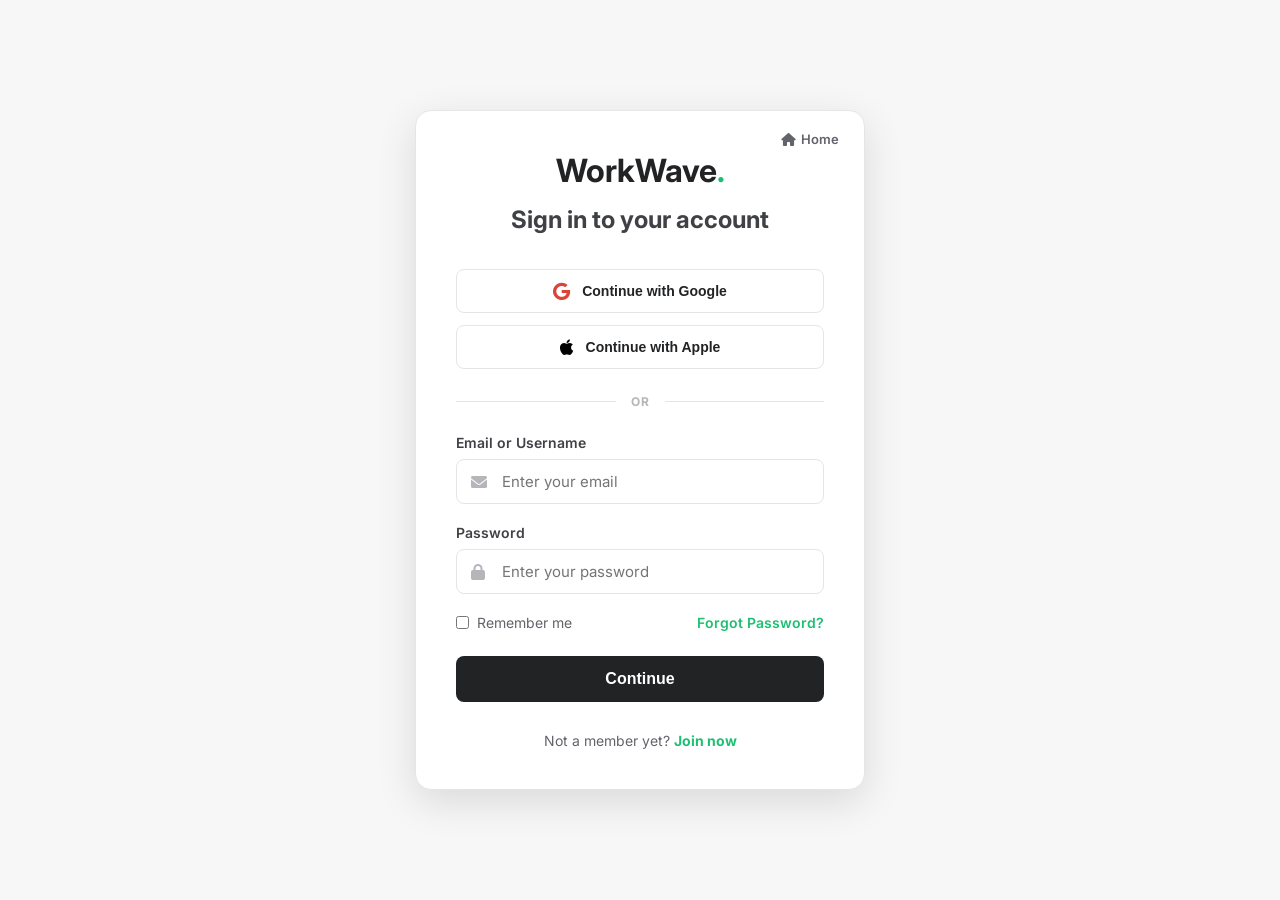
<file: html/login.html>
<!DOCTYPE html>
<html lang="en">
<head>
    <meta charset="UTF-8">
    <meta name="viewport" content="width=device-width, initial-scale=1.0">
    <title>Login | WorkWave</title>
    <link href="https://fonts.googleapis.com/css2?family=Inter:wght@300;400;600;700&display=swap" rel="stylesheet">
    <link rel="stylesheet" href="https://cdnjs.cloudflare.com/ajax/libs/font-awesome/6.0.0/css/all.min.css">
    <style>
        :root {
            --primary: #1dbf73;
            --primary-hover: #19a463;
            --dark: #222325;
            --light-grey: #f7f7f7;
            --border: #e4e5e7;
            --white: #ffffff;
            --text-muted: #62646a;
            --error: #ff4d4d;
            --shadow: 0 12px 40px rgba(0,0,0,0.12);
        }

        * { box-sizing: border-box; margin: 0; padding: 0; }

        body {
            font-family: 'Inter', sans-serif;
            background-color: var(--light-grey);
            color: var(--dark);
            display: flex;
            align-items: center;
            justify-content: center;
            min-height: 100vh;
            padding: 20px;
        }

        .login-container {
            background: var(--white);
            width: 100%;
            max-width: 450px;
            padding: 40px;
            border-radius: 16px;
            box-shadow: var(--shadow);
            border: 1px solid var(--border);
            position: relative; /* Added for home link positioning */
        }

        .home-link {
            position: absolute;
            top: 20px;
            right: 25px;
            text-decoration: none;
            color: var(--text-muted);
            font-size: 13px;
            font-weight: 600;
            transition: 0.2s;
            display: flex;
            align-items: center;
            gap: 5px;
        }

        .home-link:hover {
            color: var(--primary);
        }

        .login-header {
            text-align: center;
            margin-bottom: 35px;
        }

        .logo {
            font-size: 32px;
            font-weight: 700;
            text-decoration: none;
            color: var(--dark);
            display: block;
            margin-bottom: 15px;
        }

        .logo span { color: var(--primary); }

        .login-header h2 {
            font-size: 24px;
            font-weight: 700;
            color: #404145;
        }

        .social-login {
            display: flex;
            flex-direction: column;
            gap: 12px;
            margin-bottom: 25px;
        }

        .social-btn {
            display: flex;
            align-items: center;
            justify-content: center;
            gap: 12px;
            padding: 12px;
            border: 1px solid var(--border);
            border-radius: 8px;
            background: white;
            cursor: pointer;
            font-weight: 600;
            color: var(--dark);
            transition: 0.2s;
            font-size: 14px;
        }

        .social-btn:hover { background: #fafafa; border-color: #b5b6ba; }
        .social-btn i { font-size: 18px; }
        .fa-google { color: #DB4437; }
        .fa-apple { color: #000; }

        .divider {
            display: flex;
            align-items: center;
            text-align: center;
            margin: 25px 0;
            color: #b5b6ba;
            font-size: 12px;
            text-transform: uppercase;
            letter-spacing: 1px;
            font-weight: 700;
        }

        .divider::before, .divider::after {
            content: '';
            flex: 1;
            border-bottom: 1px solid var(--border);
        }

        .divider:not(:empty)::before { margin-right: 15px; }
        .divider:not(:empty)::after { margin-left: 15px; }

        .form-group {
            margin-bottom: 20px;
            position: relative;
        }

        .form-group label {
            display: block;
            font-size: 14px;
            font-weight: 600;
            margin-bottom: 8px;
            color: #404145;
        }

        .input-wrapper {
            position: relative;
            display: flex;
            align-items: center;
        }

        .input-wrapper i {
            position: absolute;
            left: 15px;
            color: #b5b6ba;
            transition: 0.3s;
        }

        .input-wrapper input {
            width: 100%;
            padding: 12px 15px 12px 45px;
            border: 1px solid var(--border);
            border-radius: 8px;
            font-size: 15px;
            outline: none;
            transition: 0.3s;
            font-family: inherit;
        }

        .input-wrapper input:focus {
            border-color: var(--primary);
            box-shadow: 0 0 0 4px rgba(29, 191, 115, 0.1);
        }

        .input-wrapper input:focus + i { color: var(--primary); }

        .form-options {
            display: flex;
            justify-content: space-between;
            align-items: center;
            margin-bottom: 25px;
            font-size: 14px;
        }

        .remember-me {
            display: flex;
            align-items: center;
            gap: 8px;
            cursor: pointer;
            color: var(--text-muted);
        }

        .remember-me input { accent-color: var(--primary); cursor: pointer; }

        .forgot-pass {
            color: var(--primary);
            text-decoration: none;
            font-weight: 600;
        }

        .forgot-pass:hover { text-decoration: underline; }

        .login-btn {
            width: 100%;
            padding: 14px;
            background: var(--dark);
            color: white;
            border: none;
            border-radius: 8px;
            font-size: 16px;
            font-weight: 700;
            cursor: pointer;
            transition: 0.3s cubic-bezier(0.4, 0, 0.2, 1);
        }

        .login-btn:hover { background: var(--primary); transform: translateY(-2px); }

        .signup-prompt {
            text-align: center;
            margin-top: 30px;
            font-size: 14px;
            color: var(--text-muted);
        }

        .signup-prompt a {
            color: var(--primary);
            text-decoration: none;
            font-weight: 700;
        }

        .signup-prompt a:hover { text-decoration: underline; }

        @media (max-width: 480px) {
            .login-container { padding: 30px 20px; }
            .login-header h2 { font-size: 20px; }
            .home-link { top: 15px; right: 20px; }
        }
    </style>
</head>
<body>

    <div class="login-container">
        <a href="index.html" class="home-link"><i class="fas fa-home"></i> Home</a>

        <header class="login-header">
            <a href="index.html" class="logo">WorkWave<span>.</span></a>
            <h2>Sign in to your account</h2>
        </header>

        <div class="social-login">
            <button class="social-btn">
                <i class="fab fa-google"></i> Continue with Google
            </button>
            <button class="social-btn">
                <i class="fab fa-apple"></i> Continue with Apple
            </button>
        </div>

        <div class="divider">OR</div>

        <form action="#" id="loginForm">
            <div class="form-group">
                <label for="email">Email or Username</label>
                <div class="input-wrapper">
                    <i class="fas fa-envelope"></i>
                    <input type="text" id="email" placeholder="Enter your email" required>
                </div>
            </div>

            <div class="form-group">
                <label for="password">Password</label>
                <div class="input-wrapper">
                    <i class="fas fa-lock"></i>
                    <input type="password" id="password" placeholder="Enter your password" required>
                </div>
            </div>

            <div class="form-options">
                <label class="remember-me">
                    <input type="checkbox"> Remember me
                </label>
                <a href="#" class="forgot-pass">Forgot Password?</a>
            </div>

            <button type="submit" class="login-btn">Continue</button>
        </form>

        <p class="signup-prompt">
            Not a member yet? <a href="signup.html">Join now</a>
        </p>
    </div>

    <script>
        document.getElementById('loginForm').addEventListener('submit', function(e) {
            e.preventDefault();
            const btn = this.querySelector('.login-btn');
            btn.innerHTML = '<i class="fas fa-spinner fa-spin"></i> Signing in...';
            btn.style.opacity = '0.7';
            btn.style.pointerEvents = 'none';
            
            setTimeout(() => {
                alert('Login functionality would be connected to your backend here!');
                btn.innerHTML = 'Continue';
                btn.style.opacity = '1';
                btn.style.pointerEvents = 'all';
            }, 1500);
        });
    </script>
</body>
</html>
</file>
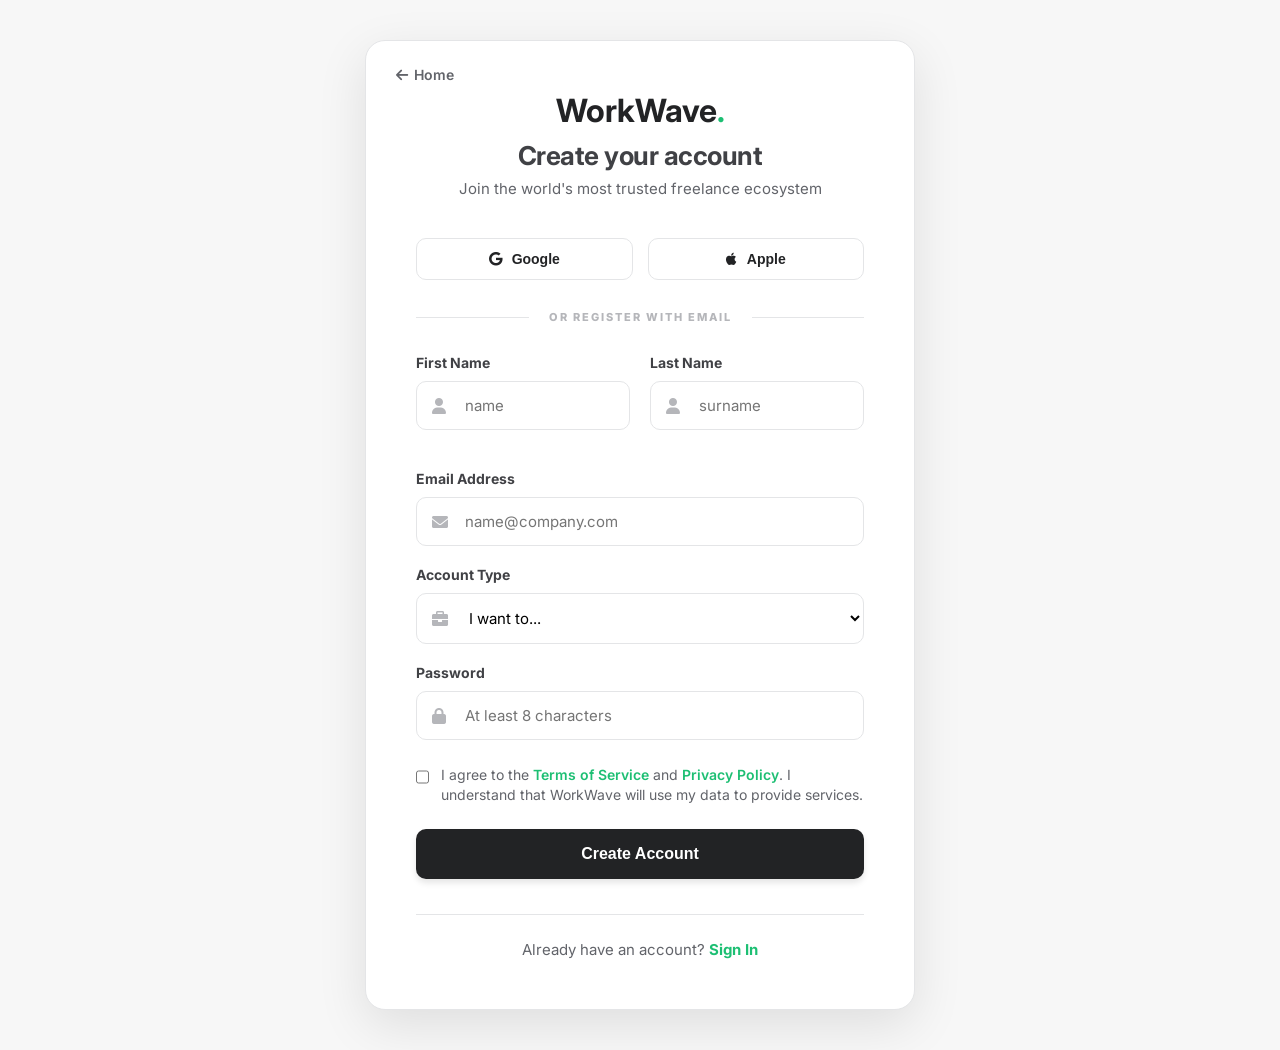
<file: html/signup.html>
<!DOCTYPE html>
<html lang="en">
<head>
    <meta charset="UTF-8">
    <meta name="viewport" content="width=device-width, initial-scale=1.0">
    <title>Join WorkWave | Freelance Marketplace</title>
    <link href="https://fonts.googleapis.com/css2?family=Inter:wght@300;400;600;700&display=swap" rel="stylesheet">
    <link rel="stylesheet" href="https://cdnjs.cloudflare.com/ajax/libs/font-awesome/6.0.0/css/all.min.css">
    <style>
        :root {
            --primary: #1dbf73;
            --primary-light: #e8f7f0;
            --dark: #222325;
            --light-grey: #f7f7f7;
            --border: #e4e5e7;
            --white: #ffffff;
            --text-muted: #62646a;
            --shadow: 0 15px 50px rgba(0,0,0,0.1);
        }

        * { box-sizing: border-box; margin: 0; padding: 0; }

        body {
            font-family: 'Inter', sans-serif;
            background-color: var(--light-grey);
            color: var(--dark);
            display: flex;
            align-items: center;
            justify-content: center;
            min-height: 100vh;
            padding: 40px 20px;
        }

        .signup-container {
            background: var(--white);
            width: 100%;
            max-width: 550px;
            padding: 50px;
            border-radius: 20px;
            box-shadow: var(--shadow);
            border: 1px solid var(--border);
            position: relative;
        }

        /* Added Home Link Style */
        .home-nav {
            position: absolute;
            top: 25px;
            left: 30px;
        }

        .home-nav a {
            text-decoration: none;
            color: var(--text-muted);
            font-size: 14px;
            font-weight: 600;
            transition: 0.2s;
            display: flex;
            align-items: center;
            gap: 6px;
        }

        .home-nav a:hover {
            color: var(--primary);
        }

        .signup-header {
            text-align: center;
            margin-bottom: 40px;
        }

        .logo {
            font-size: 32px;
            font-weight: 700;
            text-decoration: none;
            color: var(--dark);
            display: inline-block;
            margin-bottom: 10px;
        }

        .logo span { color: var(--primary); }

        .signup-header h2 {
            font-size: 26px;
            font-weight: 700;
            color: #404145;
            letter-spacing: -0.5px;
        }

        .signup-header p {
            color: var(--text-muted);
            margin-top: 8px;
            font-size: 15px;
        }

        .social-grid {
            display: grid;
            grid-template-columns: 1fr 1fr;
            gap: 15px;
            margin-bottom: 30px;
        }

        .social-btn {
            display: flex;
            align-items: center;
            justify-content: center;
            gap: 10px;
            padding: 12px;
            border: 1px solid var(--border);
            border-radius: 10px;
            background: white;
            cursor: pointer;
            font-weight: 600;
            color: var(--dark);
            transition: 0.2s ease;
            font-size: 14px;
        }

        .social-btn:hover {
            background: var(--light-grey);
            border-color: #b5b6ba;
        }

        .divider {
            display: flex;
            align-items: center;
            text-align: center;
            margin: 30px 0;
            color: #b5b6ba;
            font-size: 11px;
            text-transform: uppercase;
            letter-spacing: 2px;
            font-weight: 800;
        }

        .divider::before, .divider::after {
            content: '';
            flex: 1;
            border-bottom: 1px solid var(--border);
        }

        .divider:not(:empty)::before { margin-right: 20px; }
        .divider:not(:empty)::after { margin-left: 20px; }

        .form-row {
            display: grid;
            grid-template-columns: 1fr 1fr;
            gap: 20px;
            margin-bottom: 20px;
        }

        .form-group {
            margin-bottom: 20px;
        }

        .form-group label {
            display: block;
            font-size: 14px;
            font-weight: 700;
            margin-bottom: 10px;
            color: #404145;
        }

        .input-wrapper {
            position: relative;
        }

        .input-wrapper i {
            position: absolute;
            left: 16px;
            top: 50%;
            transform: translateY(-50%);
            color: #b5b6ba;
            pointer-events: none;
            transition: 0.3s;
        }

        .input-wrapper input, .input-wrapper select {
            width: 100%;
            padding: 14px 16px 14px 48px;
            border: 1px solid var(--border);
            border-radius: 10px;
            font-size: 15px;
            outline: none;
            transition: 0.3s cubic-bezier(0.4, 0, 0.2, 1);
            font-family: inherit;
            background: white;
        }

        .input-wrapper input:focus {
            border-color: var(--primary);
            box-shadow: 0 0 0 4px rgba(29, 191, 115, 0.12);
        }

        .input-wrapper input:focus + i {
            color: var(--primary);
        }

        .terms-check {
            display: flex;
            align-items: flex-start;
            gap: 12px;
            margin: 25px 0;
            cursor: pointer;
            font-size: 14px;
            line-height: 1.4;
            color: var(--text-muted);
        }

        .terms-check input {
            margin-top: 3px;
            accent-color: var(--primary);
            width: 18px;
            height: 18px;
        }

        .terms-check a {
            color: var(--primary);
            text-decoration: none;
            font-weight: 600;
        }

        .signup-btn {
            width: 100%;
            padding: 16px;
            background: var(--dark);
            color: white;
            border: none;
            border-radius: 10px;
            font-size: 16px;
            font-weight: 700;
            cursor: pointer;
            transition: 0.3s;
            box-shadow: 0 4px 6px rgba(0,0,0,0.1);
        }

        .signup-btn:hover {
            background: var(--primary);
            transform: translateY(-2px);
            box-shadow: 0 8px 15px rgba(29, 191, 115, 0.2);
        }

        .login-link {
            text-align: center;
            margin-top: 35px;
            font-size: 15px;
            color: var(--text-muted);
            border-top: 1px solid var(--border);
            padding-top: 25px;
        }

        .login-link a {
            color: var(--primary);
            text-decoration: none;
            font-weight: 700;
        }

        @media (max-width: 600px) {
            .signup-container { padding: 40px 20px; }
            .form-row, .social-grid { grid-template-columns: 1fr; }
            .signup-header h2 { font-size: 22px; }
            .home-nav { top: 15px; left: 20px; }
        }
    </style>
</head>
<body>

    <div class="signup-container">
        <nav class="home-nav">
            <a href="index.html"><i class="fas fa-arrow-left"></i> Home</a>
        </nav>

        <header class="signup-header">
            <a href="index.html" class="logo">WorkWave<span>.</span></a>
            <h2>Create your account</h2>
            <p>Join the world's most trusted freelance ecosystem</p>
        </header>

        <div class="social-grid">
            <button class="social-btn">
                <i class="fab fa-google"></i> Google
            </button>
            <button class="social-btn">
                <i class="fab fa-apple"></i> Apple
            </button>
        </div>

        <div class="divider">Or register with email</div>

        <form action="#" id="signupForm">
            <div class="form-row">
                <div class="form-group">
                    <label>First Name</label>
                    <div class="input-wrapper">
                        <i class="fas fa-user"></i>
                        <input type="text" placeholder="name" required>
                    </div>
                </div>
                <div class="form-group">
                    <label>Last Name</label>
                    <div class="input-wrapper">
                        <i class="fas fa-user"></i>
                        <input type="text" placeholder="surname" required>
                    </div>
                </div>
            </div>

            <div class="form-group">
                <label>Email Address</label>
                <div class="input-wrapper">
                    <i class="fas fa-envelope"></i>
                    <input type="email" placeholder="name@company.com" required>
                </div>
            </div>

            <div class="form-group">
                <label>Account Type</label>
                <div class="input-wrapper">
                    <i class="fas fa-briefcase"></i>
                    <select required style="padding-left: 48px;">
                        <option value="" disabled selected>I want to...</option>
                        <option value="freelancer">Work as a Freelancer</option>
                        <option value="client">Hire for a Project</option>
                    </select>
                </div>
            </div>

            <div class="form-group">
                <label>Password</label>
                <div class="input-wrapper">
                    <i class="fas fa-lock"></i>
                    <input type="password" placeholder="At least 8 characters" required minlength="8">
                </div>
            </div>

            <label class="terms-check">
                <input type="checkbox" required>
                <span>I agree to the <a href="#">Terms of Service</a> and <a href="#">Privacy Policy</a>. I understand that WorkWave will use my data to provide services.</span>
            </label>

            <button type="submit" class="signup-btn">Create Account</button>
        </form>

        <div class="login-link">
            Already have an account? <a href="login.html">Sign In</a>
        </div>
    </div>

    <script>
        document.getElementById('signupForm').addEventListener('submit', function(e) {
            e.preventDefault();
            const btn = this.querySelector('.signup-btn');
            const originalText = btn.innerText;
            
            btn.innerHTML = '<i class="fas fa-circle-notch fa-spin"></i> Creating Account...';
            btn.style.pointerEvents = 'none';
            btn.style.opacity = '0.8';

            setTimeout(() => {
                alert('Account created successfully! Welcome to WorkWave.');
                btn.innerHTML = originalText;
                btn.style.pointerEvents = 'all';
                btn.style.opacity = '1';
                window.location.href = 'login.html';
            }, 2000);
        });
    </script>
</body>
</html>
</file>
